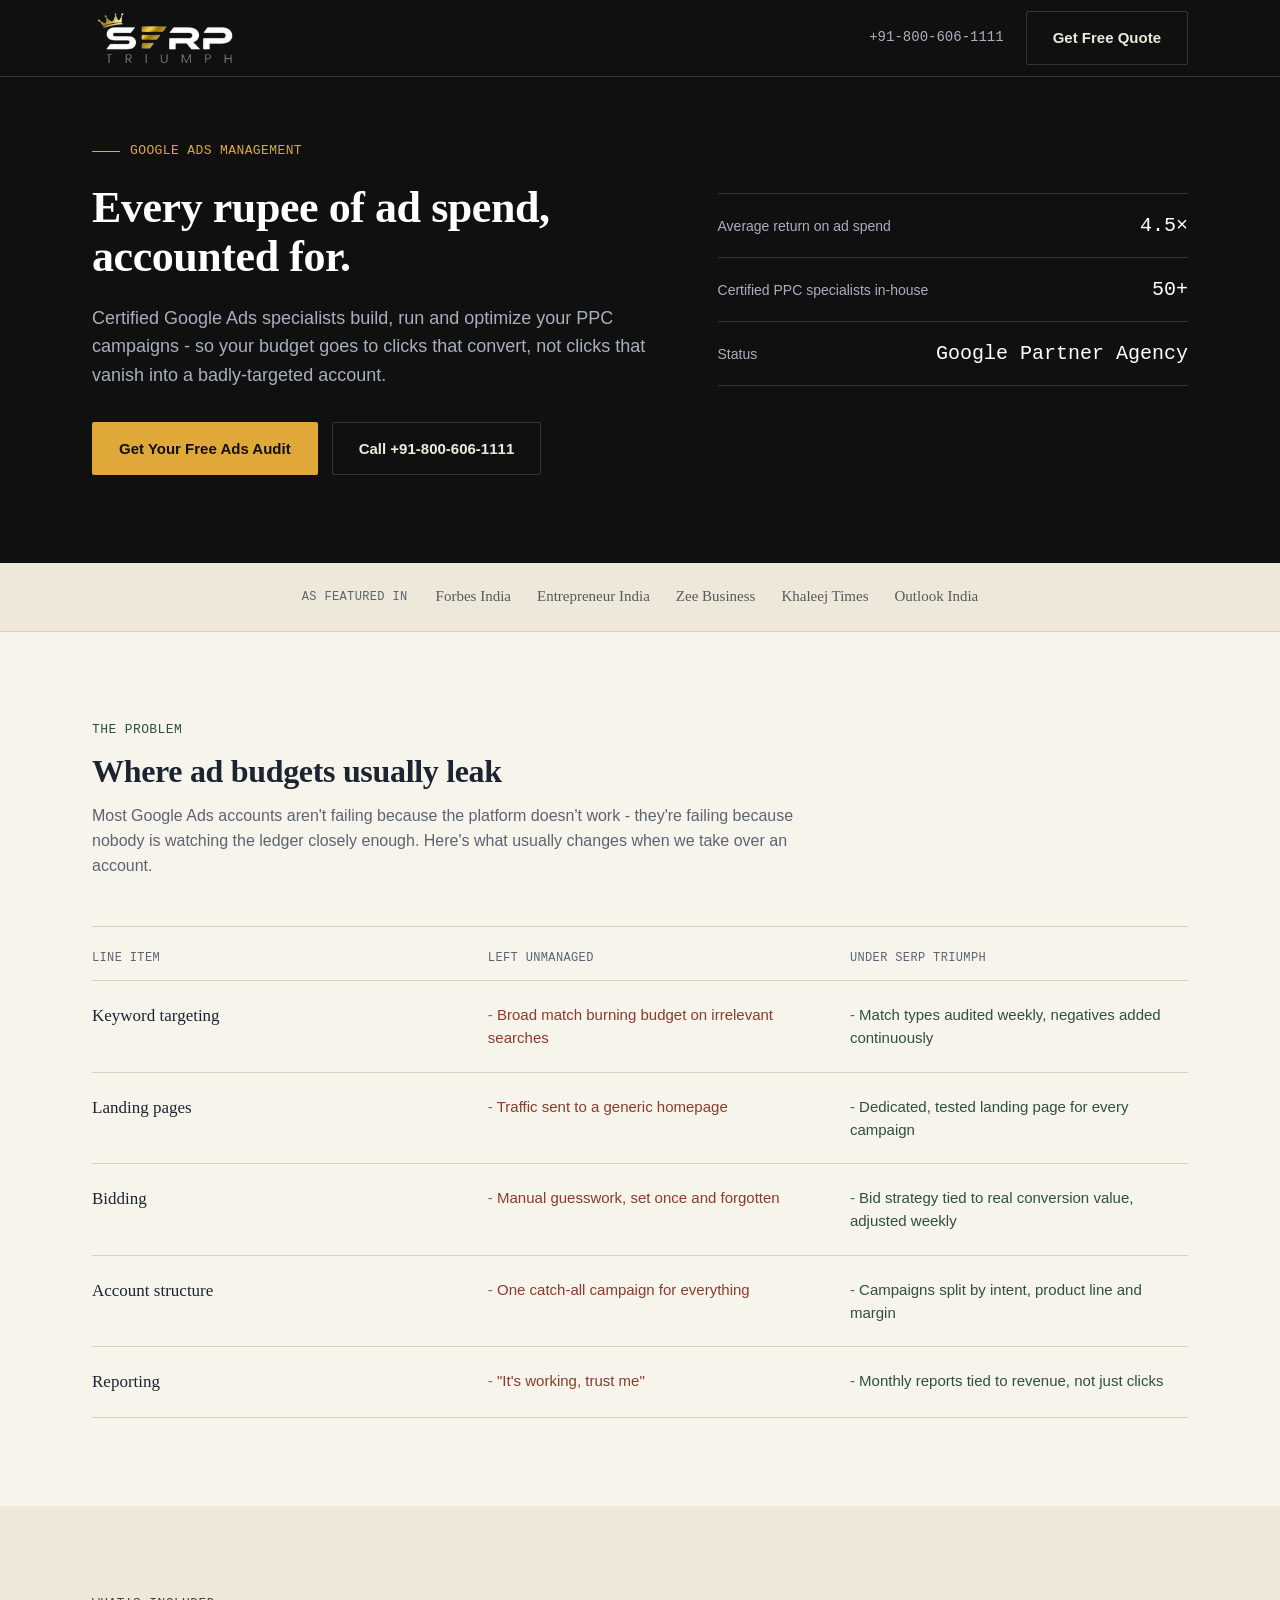
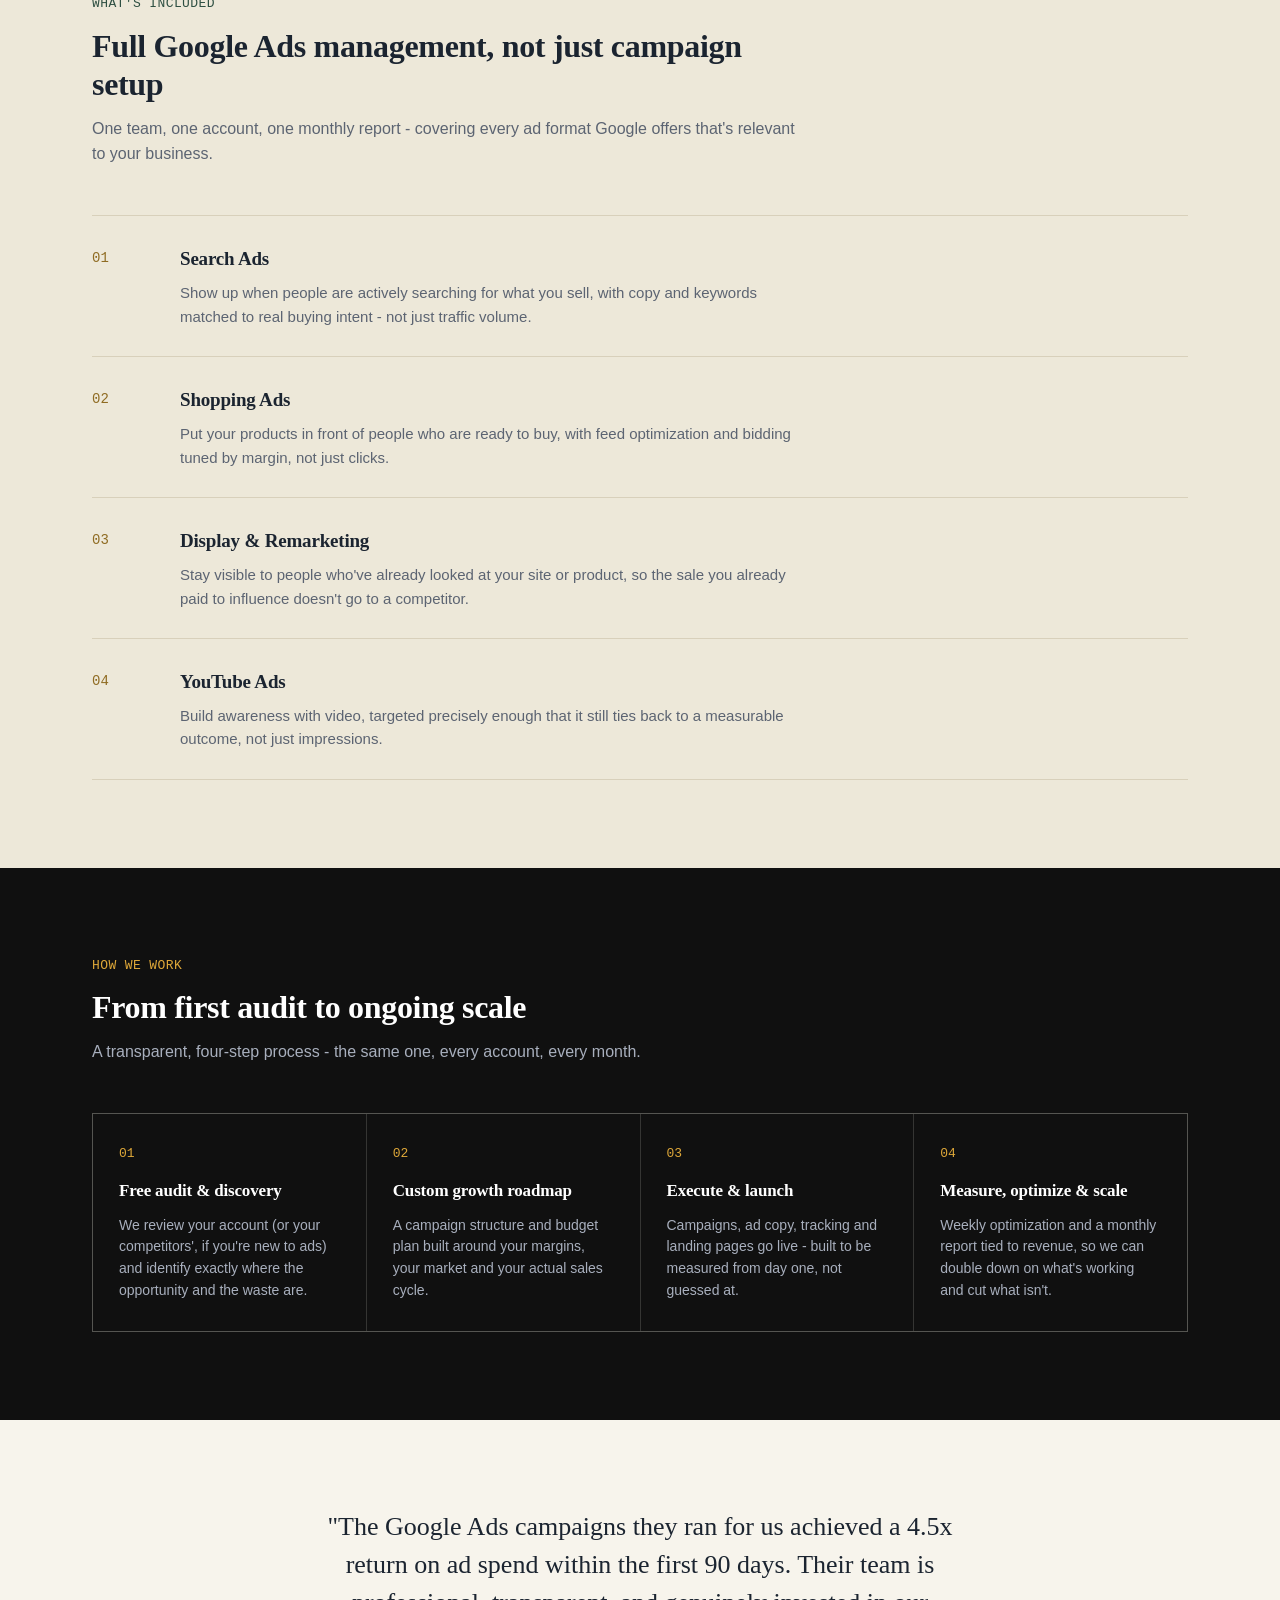
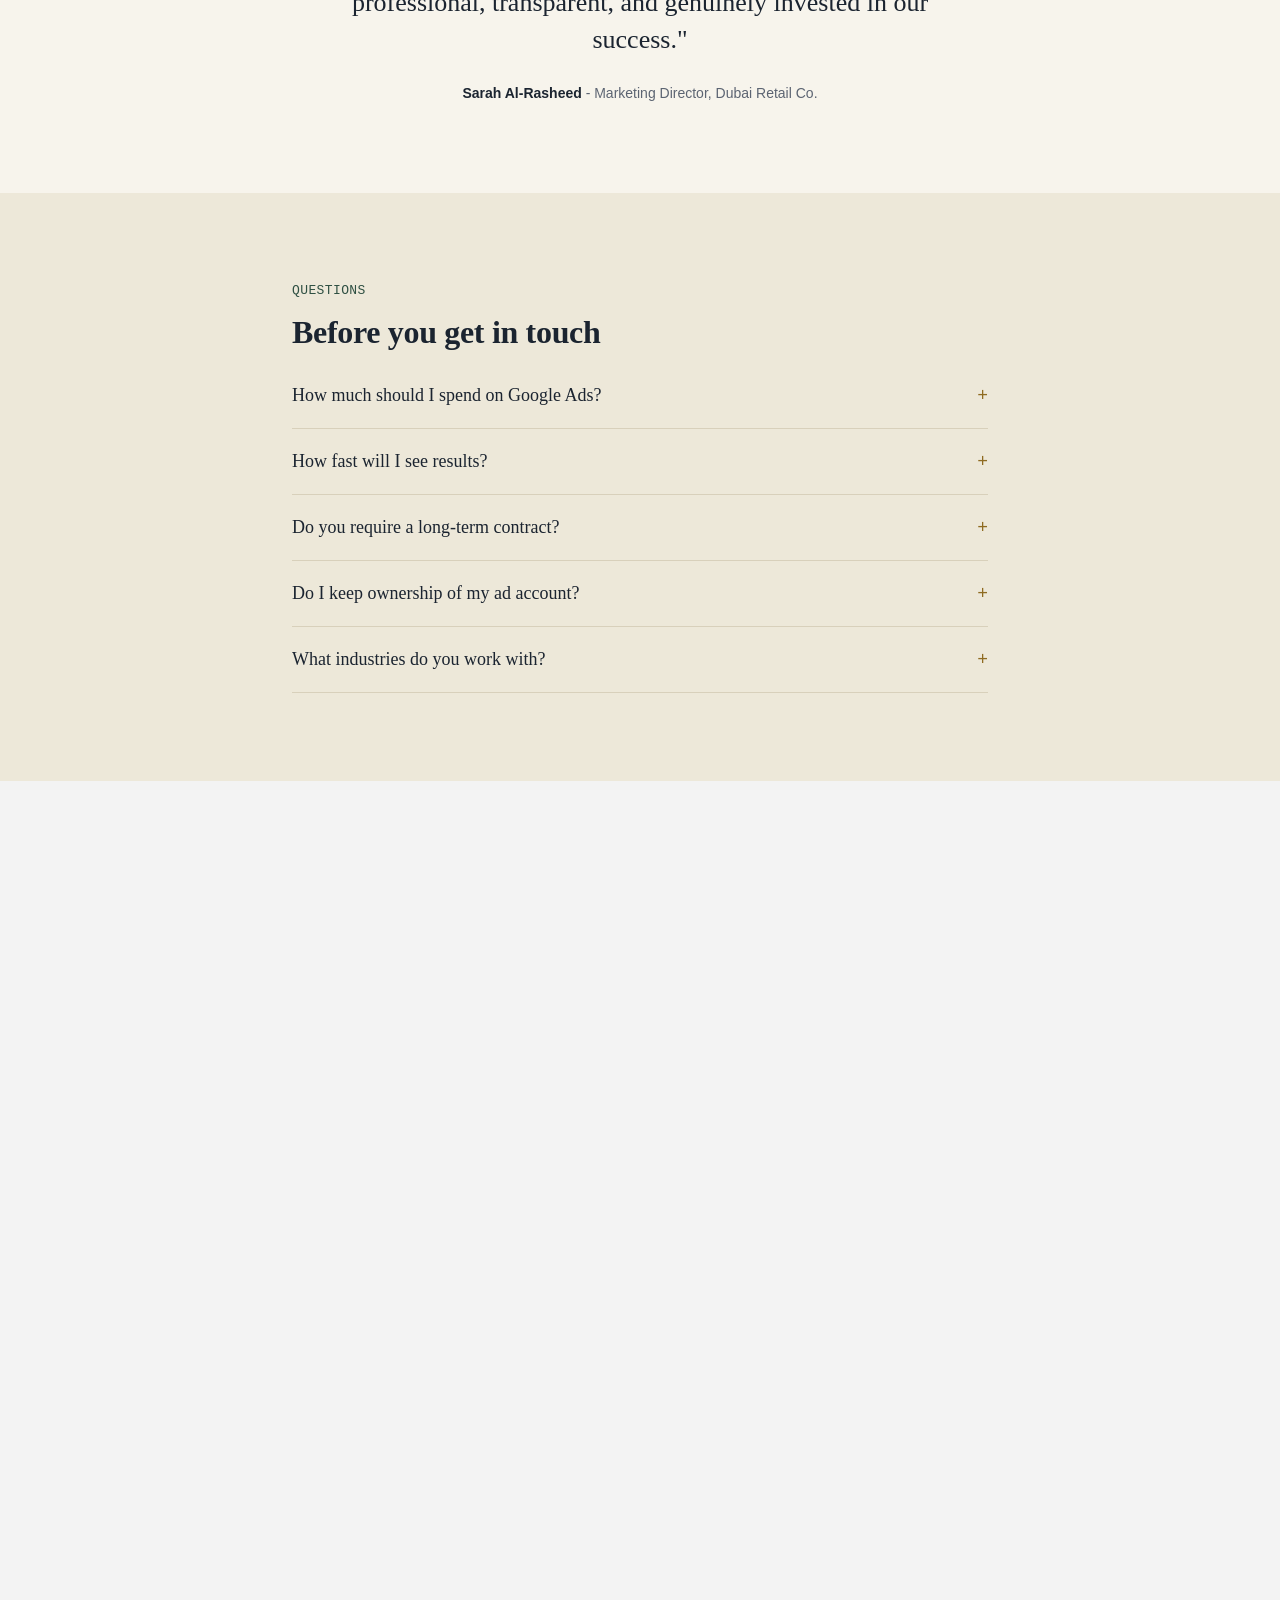
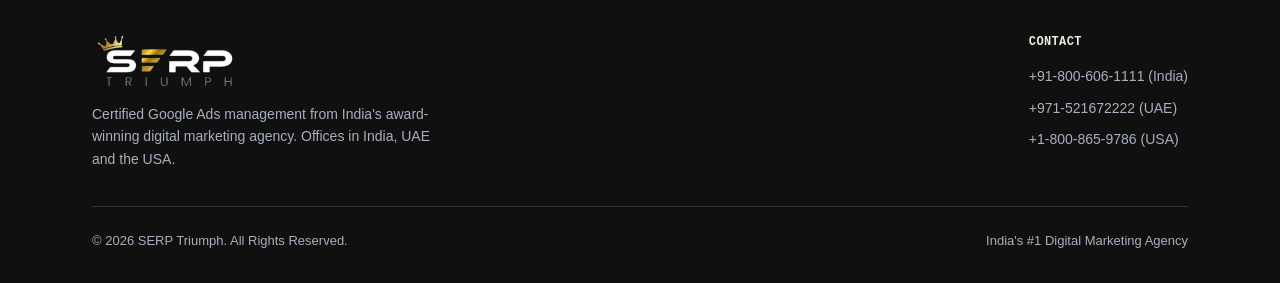
<file: index.html>
<!DOCTYPE html>
<html lang="en">

<head>
  <meta charset="UTF-8">
  <meta name="viewport" content="width=device-width, initial-scale=1.0">
  <title>Google Ads Management That Pays for Itself | SERP Triumph</title>
  <meta name="description"
    content="Certified Google Ads specialists who build, manage and optimize PPC campaigns for real ROI. Get a free ads audit from SERP Triumph.">
  <Link rel="stylesheet" href="./Style.css">
  </Link>
</head>

<body>

  <header>
    <div class="wrap">
      <a href="#top" class="brand">
        <img src="./Images/Logo.webp" alt="Logo" class="Logo-main">
      </a>
      <div class="header-right">
        <a class="phone-link" href="tel:+918006061111">+91-800-606-1111</a>
        <a class="btn btn-outline" href="#audit-form">Get Free Quote</a>
      </div>
    </div>
  </header>

  <section class="hero" id="top">
    <div class="wrap hero-grid">
      <div>
        <div class="eyebrow-ledger"><span class="rule"></span> GOOGLE ADS MANAGEMENT</div>
        <h1>Every rupee of ad spend, accounted for.</h1>
        <p class="lede">Certified Google Ads specialists build, run and optimize your PPC campaigns - so your budget
          goes to clicks that convert, not clicks that vanish into a badly-targeted account.</p>
        <div class="hero-ctas">
          <a href="#audit-form" class="btn btn-gold">Get Your Free Ads Audit</a>
          <a href="tel:+918006061111" class="btn btn-outline">Call +91-800-606-1111</a>
        </div>

       
      </div>

      <div class="" >
        <div class="ledger-stats">
          <div class="stat-row"><span class="stat-label">Average return on ad spend</span><span
              class="stat-value">4.5×</span></div>
          <div class="stat-row"><span class="stat-label">Certified PPC specialists in-house</span><span
              class="stat-value">50+</span></div>
          <div class="stat-row"><span class="stat-label">Status</span><span class="stat-value">Google Partner
              Agency</span></div>
        </div>
      </div>
    </div>
  </section>

  <div class="trust">
    <div class="wrap">
      <span class="trust-label">AS FEATURED IN</span>
      <div class="trust-names">
        <span>Forbes India</span>
        <span>Entrepreneur India</span>
        <span>Zee Business</span>
        <span>Khaleej Times</span>
        <span>Outlook India</span>
      </div>
    </div>
  </div>

  <section>
    <div class="wrap">
      <div class="section-head">
        <div class="kicker">THE PROBLEM</div>
        <h2>Where ad budgets usually leak</h2>
        <p>Most Google Ads accounts aren't failing because the platform doesn't work - they're failing because nobody is
          watching the ledger closely enough. Here's what usually changes when we take over an account.</p>
      </div>

      <div class="leak-table">
        <div class="leak-row head">
          <div>Line item</div>
          <div>Left unmanaged</div>
          <div>Under SERP Triumph</div>
        </div>
        <div class="leak-row">
          <div class="leak-cat">Keyword targeting</div>
          <div class="leak-bad">Broad match burning budget on irrelevant searches</div>
          <div class="leak-good">Match types audited weekly, negatives added continuously</div>
        </div>
        <div class="leak-row">
          <div class="leak-cat">Landing pages</div>
          <div class="leak-bad">Traffic sent to a generic homepage</div>
          <div class="leak-good">Dedicated, tested landing page for every campaign</div>
        </div>
        <div class="leak-row">
          <div class="leak-cat">Bidding</div>
          <div class="leak-bad">Manual guesswork, set once and forgotten</div>
          <div class="leak-good">Bid strategy tied to real conversion value, adjusted weekly</div>
        </div>
        <div class="leak-row">
          <div class="leak-cat">Account structure</div>
          <div class="leak-bad">One catch-all campaign for everything</div>
          <div class="leak-good">Campaigns split by intent, product line and margin</div>
        </div>
        <div class="leak-row">
          <div class="leak-cat">Reporting</div>
          <div class="leak-bad">"It's working, trust me"</div>
          <div class="leak-good">Monthly reports tied to revenue, not just clicks</div>
        </div>
      </div>
    </div>
  </section>

  <section style="background:var(--paper-dim);">
    <div class="wrap">
      <div class="section-head">
        <div class="kicker">WHAT'S INCLUDED</div>
        <h2>Full Google Ads management, not just campaign setup</h2>
        <p>One team, one account, one monthly report - covering every ad format Google offers that's relevant to your
          business.</p>
      </div>

      <div class="service-list">
        <div class="service-item">
          <div class="num">01</div>
          <div>
            <h3>Search Ads</h3>
            <p>Show up when people are actively searching for what you sell, with copy and keywords matched to real
              buying intent - not just traffic volume.</p>
          </div>
        </div>
        <div class="service-item">
          <div class="num">02</div>
          <div>
            <h3>Shopping Ads</h3>
            <p>Put your products in front of people who are ready to buy, with feed optimization and bidding tuned by
              margin, not just clicks.</p>
          </div>
        </div>
        <div class="service-item">
          <div class="num">03</div>
          <div>
            <h3>Display & Remarketing</h3>
            <p>Stay visible to people who've already looked at your site or product, so the sale you already paid to
              influence doesn't go to a competitor.</p>
          </div>
        </div>
        <div class="service-item">
          <div class="num">04</div>
          <div>
            <h3>YouTube Ads</h3>
            <p>Build awareness with video, targeted precisely enough that it still ties back to a measurable outcome,
              not just impressions.</p>
          </div>
        </div>
      </div>
    </div>
  </section>

  <section class="process">
    <div class="wrap">
      <div class="section-head">
        <div class="kicker">HOW WE WORK</div>
        <h2>From first audit to ongoing scale</h2>
        <p>A transparent, four-step process - the same one, every account, every month.</p>
      </div>
      <div class="process-grid">
        <div class="process-cell">
          <div class="step-num">01</div>
          <h3>Free audit &amp; discovery</h3>
          <p>We review your account (or your competitors', if you're new to ads) and identify exactly where the
            opportunity and the waste are.</p>
        </div>
        <div class="process-cell">
          <div class="step-num">02</div>
          <h3>Custom growth roadmap</h3>
          <p>A campaign structure and budget plan built around your margins, your market and your actual sales cycle.
          </p>
        </div>
        <div class="process-cell">
          <div class="step-num">03</div>
          <h3>Execute &amp; launch</h3>
          <p>Campaigns, ad copy, tracking and landing pages go live - built to be measured from day one, not guessed at.
          </p>
        </div>
        <div class="process-cell">
          <div class="step-num">04</div>
          <h3>Measure, optimize &amp; scale</h3>
          <p>Weekly optimization and a monthly report tied to revenue, so we can double down on what's working and cut
            what isn't.</p>
        </div>
      </div>
    </div>
  </section>

  <section>
    <div class="wrap testimonial">
      <blockquote>"The Google Ads campaigns they ran for us achieved a 4.5x return on ad spend within the first 90 days.
        Their team is professional, transparent, and genuinely invested in our success."</blockquote>
      <div class="attrib"><strong>Sarah Al-Rasheed</strong> - Marketing Director, Dubai Retail Co.</div>
    </div>
  </section>

  <section style="background:var(--paper-dim);">
    <div class="wrap" style="max-width:760px;">
      <div class="section-head" style="margin-bottom:12px;">
        <div class="kicker">QUESTIONS</div>
        <h2>Before you get in touch</h2>
      </div>

      <div class="faq-list">
        <div class="faq-item">
          <button class="faq-q">How much should I spend on Google Ads?<span class="plus">+</span></button>
          <div class="faq-a">
            <p>It depends on your industry and cost-per-click, but most clients we work with start meaningfully between
              $1,000–$5,000/month. In your free audit, we'll give you a realistic number based on your specific market.
            </p>
          </div>
        </div>
        <div class="faq-item">
          <button class="faq-q">How fast will I see results?<span class="plus">+</span></button>
          <div class="faq-a">
            <p>Search campaigns can start driving qualified traffic within days of launch. Meaningful, stable ROAS data
              usually takes 4–8 weeks as we gather enough conversions to optimize bidding properly.</p>
          </div>
        </div>
        <div class="faq-item">
          <button class="faq-q">Do you require a long-term contract?<span class="plus">+</span></button>
          <div class="faq-a">
            <p>No long-term lock-ins. We work month to month and earn the renewal with results - that's in the plan
              details we'll send after your audit.</p>
          </div>
        </div>
        <div class="faq-item">
          <button class="faq-q">Do I keep ownership of my ad account?<span class="plus">+</span></button>
          <div class="faq-a">
            <p>Yes. The Google Ads account stays in your name under your ownership. We manage it as your agency -
              nothing is ever locked behind our own account.</p>
          </div>
        </div>
        <div class="faq-item">
          <button class="faq-q">What industries do you work with?<span class="plus">+</span></button>
          <div class="faq-a">
            <p>We manage PPC for e-commerce, clinics and healthcare, real estate, B2B services and local businesses
              across India, the UAE and the USA.</p>
          </div>
        </div>
      </div>
    </div>
  </section>

  <section class="" style="background-color: #f3f3f3;" id="audit-form">
    <div class="wrap">
      <!-- <h2>Ready to see where your budget is actually going?</h2>
    <p>Get a free, no-obligation audit of your Google Ads account or market opportunity.</p>
    <div class="cta-row">
      <a href="#audit-form" class="btn btn-gold">Get My Free Audit</a>
      <a href="tel:+918006061111" class="btn btn-outline">Call +91-800-606-1111</a>
    </div> -->
      <div class="form-iframe">
  <iframe
    src="https://automateforms.ai/form/326a36c0-b9d9-4fe5-83f9-6be28f868f70"
    frameborder="0"
    allow="camera; microphone"
  ></iframe>
</div>
    </div>
  </section>

  <footer>
    <div class="wrap">
      <div class="footer-grid">
        <div class="footer-logo">
          <a href="#top" class="brand" style="color:#fff;">
            <img src="./Images/Logo.webp" alt="Logo" class="Logo-main">
          </a>
          <p>Certified Google Ads management from India's award-winning digital marketing agency. Offices in India, UAE
            and the USA.</p>
        </div>
        <div>
          <h4>Contact</h4>
          <ul>
            <li><a href="tel:+918006061111">+91-800-606-1111 (India)</a></li>
            <li><a href="tel:+971521672222">+971-521672222 (UAE)</a></li>
            <li><a href="tel:+18008659786">+1-800-865-9786 (USA)</a></li>
          </ul>
        </div>

      </div>
      <div class="footer-bottom">
        <span>© 2026 SERP Triumph. All Rights Reserved.</span>
        <span>India's #1 Digital Marketing Agency</span>
      </div>
    </div>
  </footer>

  <script>
    // FAQ accordion
    document.querySelectorAll('.faq-item').forEach(function (item) {
      var btn = item.querySelector('.faq-q');
      var ans = item.querySelector('.faq-a');
      btn.addEventListener('click', function () {
        var isOpen = item.classList.contains('open');
        document.querySelectorAll('.faq-item.open').forEach(function (open) {
          open.classList.remove('open');
          open.querySelector('.faq-a').style.maxHeight = null;
        });
        if (!isOpen) {
          item.classList.add('open');
          ans.style.maxHeight = ans.scrollHeight + 'px';
        }
      });
    });

    // Form submit (placeholder - wire this up to your CRM / email endpoint)
    document.getElementById('ppc-form').addEventListener('submit', function (e) {
      e.preventDefault();
      this.style.display = 'none';
      document.getElementById('form-success').style.display = 'block';
      // TODO: replace with a real fetch() call to your form backend / CRM / email service.
    });
  </script>

</body>

</html>
</file>
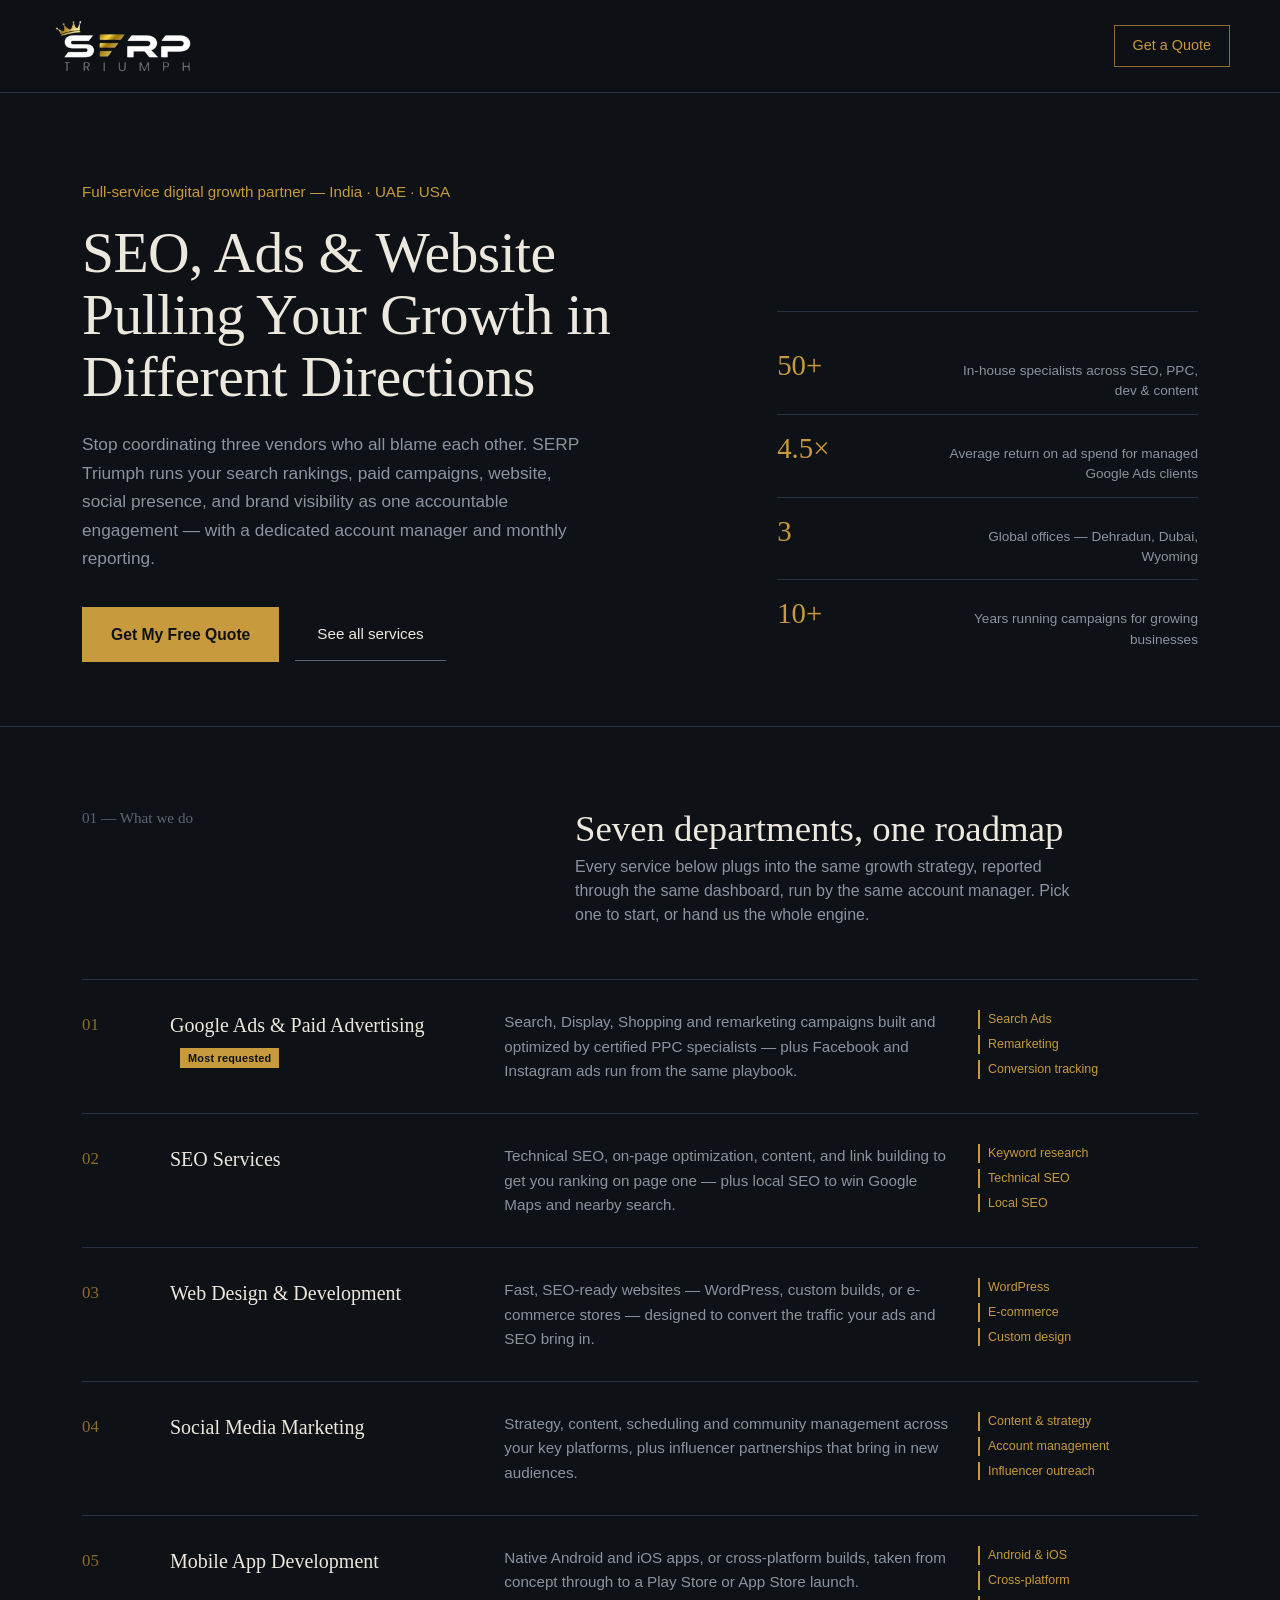
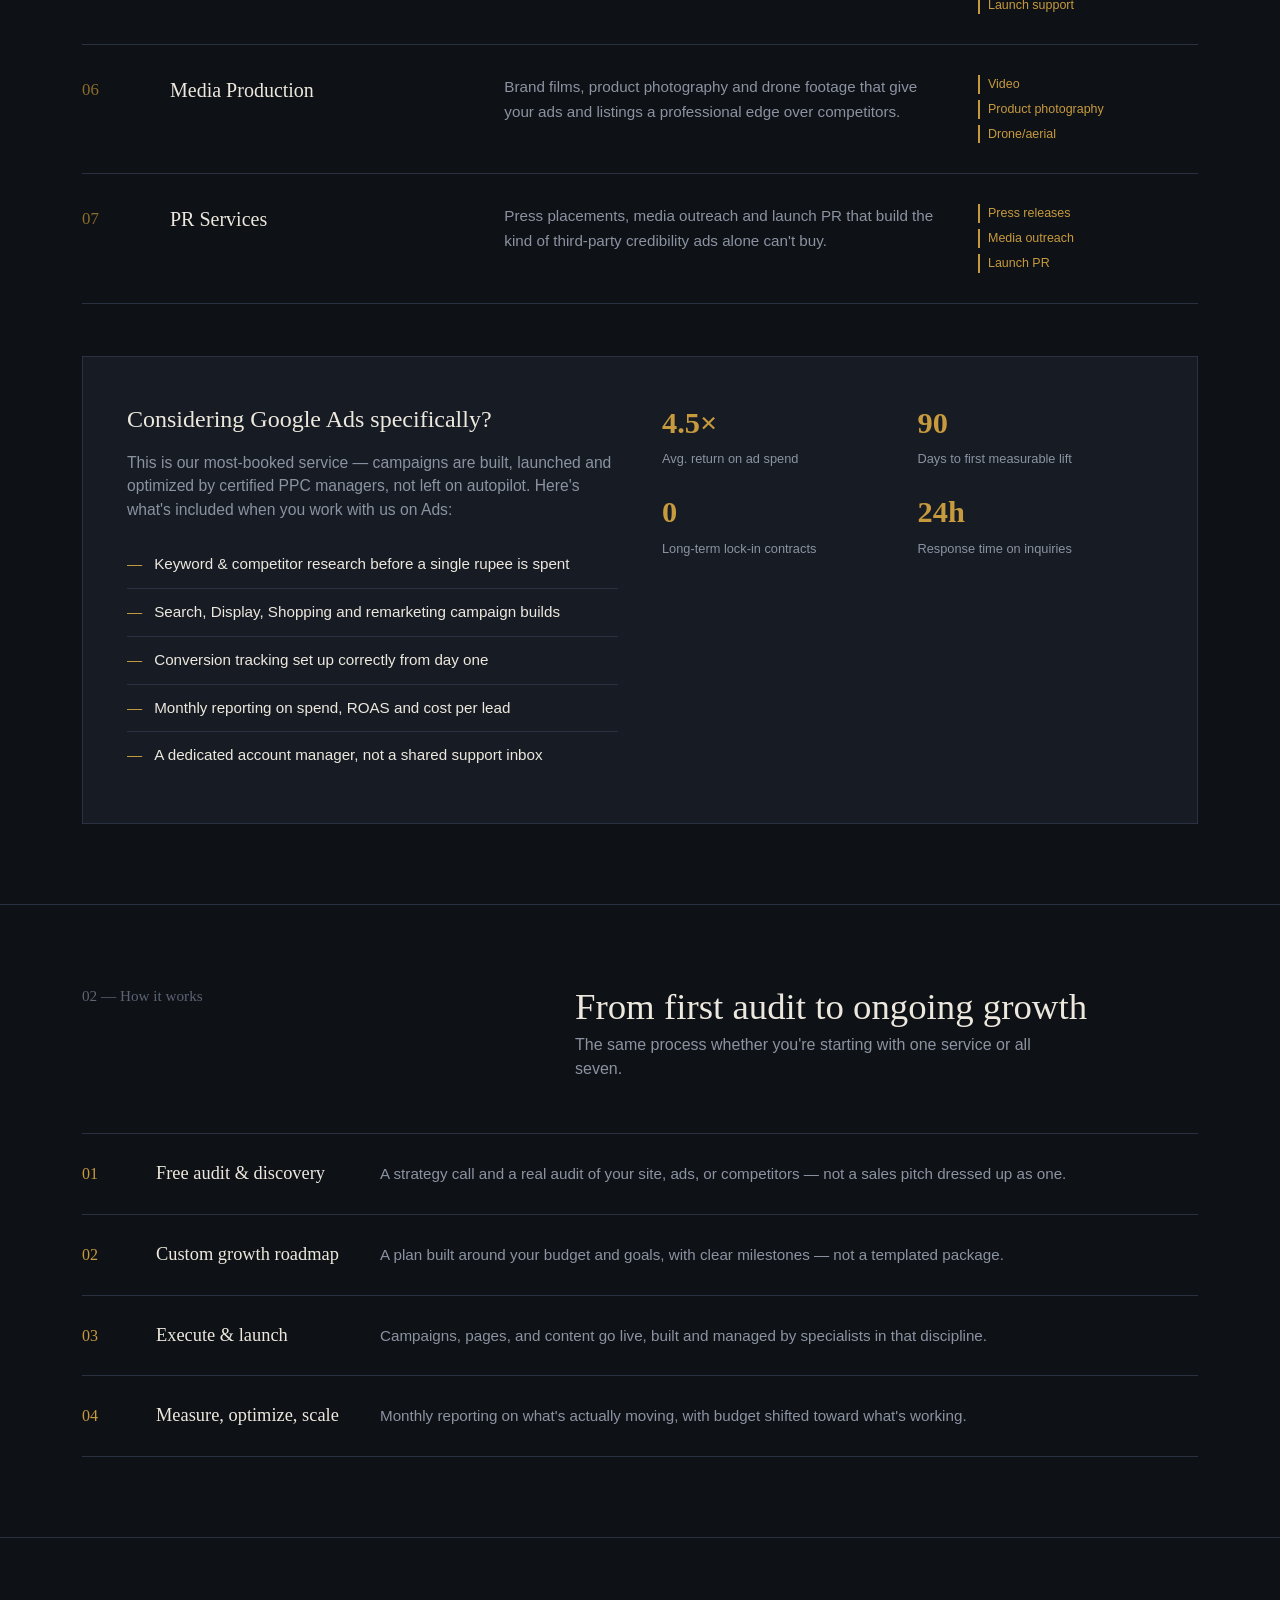
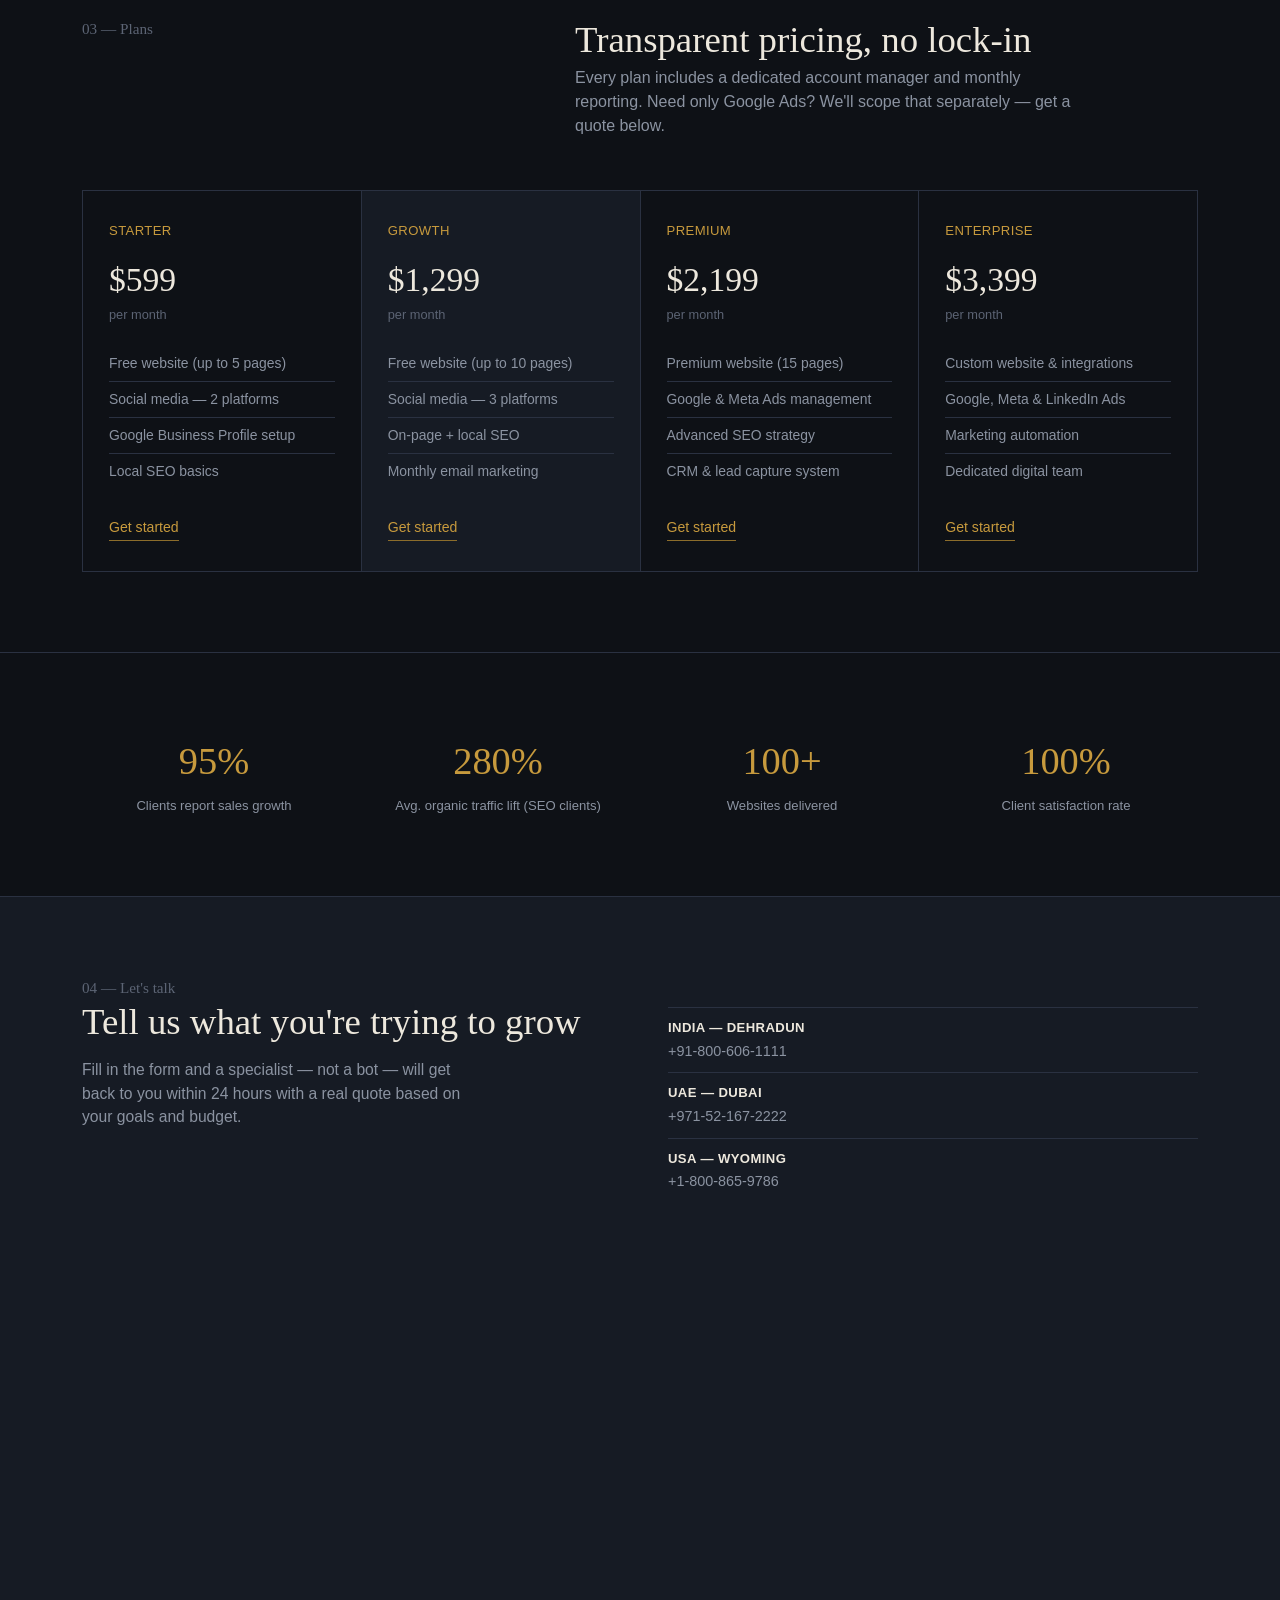
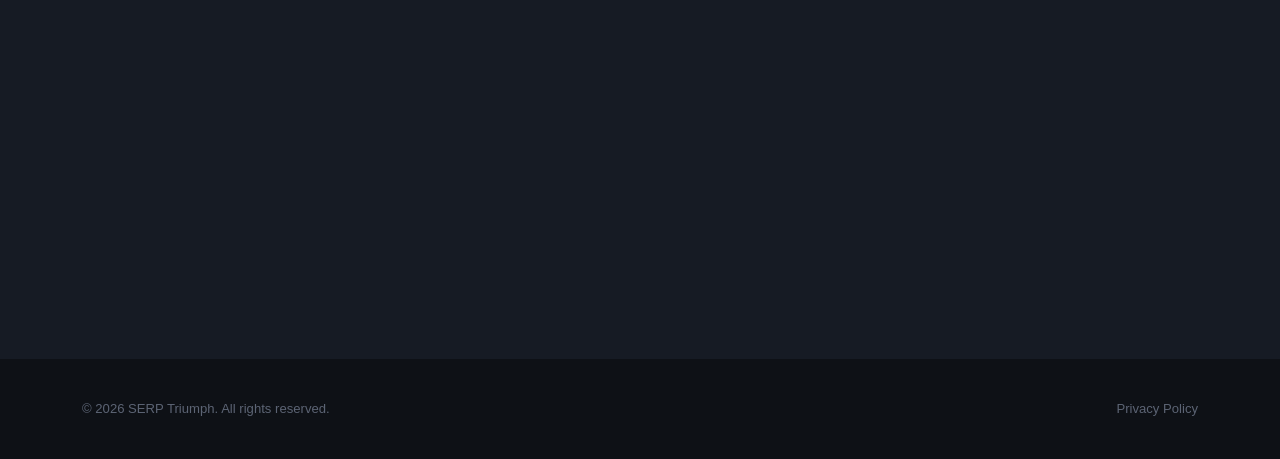
<file: serp-triumph-landing.html>
<!DOCTYPE html>
<html lang="en">
<head>
<meta charset="UTF-8">
<meta name="viewport" content="width=device-width, initial-scale=1.0">
<title>Work With SERP Triumph — Full-Service Digital Growth Partner</title>
<meta name="description" content="SEO, Google Ads, web design, social media, mobile apps, PR and media production — one accountable team. Get a free growth audit and quote from SERP Triumph.">
  <Link rel="stylesheet" href="./style2.css">

</head>
<body>

<header>
  <div class="wrap headbar">
    <div class="brand"><img src="./Images/Logo.webp" alt="logo" class="logo"></div>
    <a href="#quote" class="head-cta">Get a Quote</a>
  </div>
</header>

<section class="hero" style="border-bottom:1px solid var(--line); padding-bottom:64px;">
  <div class="wrap hero-grid">
    <div>
      <div class="hero-kicker">Full-service digital growth partner — India · UAE · USA</div>
      <h1>SEO, Ads & Website Pulling Your Growth in Different Directions</h1>
      <p class="hero-sub">Stop coordinating three vendors who all blame each other. SERP Triumph runs your search rankings, paid campaigns, website, social presence, and brand visibility as one accountable engagement — with a dedicated account manager and monthly reporting.</p>
      <div class="hero-actions">
        <a href="#quote" class="btn-primary">Get My Free Quote</a>
        <a href="#services" class="btn-ghost">See all services</a>
      </div>
    </div>
    <div class="hero-ledger">
      <div class="ledger-row"><span class="ledger-num">50+</span><span class="ledger-label">In-house specialists across SEO, PPC, dev &amp; content</span></div>
      <div class="ledger-row"><span class="ledger-num">4.5×</span><span class="ledger-label">Average return on ad spend for managed Google Ads clients</span></div>
      <div class="ledger-row"><span class="ledger-num">3</span><span class="ledger-label">Global offices — Dehradun, Dubai, Wyoming</span></div>
      <div class="ledger-row"><span class="ledger-num">10+</span><span class="ledger-label">Years running campaigns for growing businesses</span></div>
    </div>
  </div>
</section>

<!-- SERVICES CATALOG -->
<section id="services">
  <div class="wrap">
    <div class="section-head">
      <div class="section-index">01 — What we do</div>
      <div>
        <h2>Seven departments, one roadmap</h2>
        <p class="section-desc">Every service below plugs into the same growth strategy, reported through the same dashboard, run by the same account manager. Pick one to start, or hand us the whole engine.</p>
      </div>
    </div>

    <div class="catalog">
      <div class="cat-item">
        <div class="cat-no">01</div>
        <div class="cat-name">Google Ads &amp; Paid Advertising <span class="featured-flag">Most requested</span></div>
        <div class="cat-desc">Search, Display, Shopping and remarketing campaigns built and optimized by certified PPC specialists — plus Facebook and Instagram ads run from the same playbook.</div>
        <div class="cat-tags"><span>Search Ads</span><span>Remarketing</span><span>Conversion tracking</span></div>
      </div>
      <div class="cat-item">
        <div class="cat-no">02</div>
        <div class="cat-name">SEO Services</div>
        <div class="cat-desc">Technical SEO, on-page optimization, content, and link building to get you ranking on page one — plus local SEO to win Google Maps and nearby search.</div>
        <div class="cat-tags"><span>Keyword research</span><span>Technical SEO</span><span>Local SEO</span></div>
      </div>
      <div class="cat-item">
        <div class="cat-no">03</div>
        <div class="cat-name">Web Design &amp; Development</div>
        <div class="cat-desc">Fast, SEO-ready websites — WordPress, custom builds, or e-commerce stores — designed to convert the traffic your ads and SEO bring in.</div>
        <div class="cat-tags"><span>WordPress</span><span>E-commerce</span><span>Custom design</span></div>
      </div>
      <div class="cat-item">
        <div class="cat-no">04</div>
        <div class="cat-name">Social Media Marketing</div>
        <div class="cat-desc">Strategy, content, scheduling and community management across your key platforms, plus influencer partnerships that bring in new audiences.</div>
        <div class="cat-tags"><span>Content &amp; strategy</span><span>Account management</span><span>Influencer outreach</span></div>
      </div>
      <div class="cat-item">
        <div class="cat-no">05</div>
        <div class="cat-name">Mobile App Development</div>
        <div class="cat-desc">Native Android and iOS apps, or cross-platform builds, taken from concept through to a Play Store or App Store launch.</div>
        <div class="cat-tags"><span>Android &amp; iOS</span><span>Cross-platform</span><span>Launch support</span></div>
      </div>
      <div class="cat-item">
        <div class="cat-no">06</div>
        <div class="cat-name">Media Production</div>
        <div class="cat-desc">Brand films, product photography and drone footage that give your ads and listings a professional edge over competitors.</div>
        <div class="cat-tags"><span>Video</span><span>Product photography</span><span>Drone/aerial</span></div>
      </div>
      <div class="cat-item">
        <div class="cat-no">07</div>
        <div class="cat-name">PR Services</div>
        <div class="cat-desc">Press placements, media outreach and launch PR that build the kind of third-party credibility ads alone can't buy.</div>
        <div class="cat-tags"><span>Press releases</span><span>Media outreach</span><span>Launch PR</span></div>
      </div>
    </div>

    <!-- Google Ads spotlight since it's the highest-intent service -->
    <div class="spotlight">
      <div>
        <h3>Considering Google Ads specifically?</h3>
        <p>This is our most-booked service — campaigns are built, launched and optimized by certified PPC managers, not left on autopilot. Here's what's included when you work with us on Ads:</p>
        <ul class="spot-list">
          <li>Keyword &amp; competitor research before a single rupee is spent</li>
          <li>Search, Display, Shopping and remarketing campaign builds</li>
          <li>Conversion tracking set up correctly from day one</li>
          <li>Monthly reporting on spend, ROAS and cost per lead</li>
          <li>A dedicated account manager, not a shared support inbox</li>
        </ul>
      </div>
      <div>
        <div class="spot-stats">
          <div class="spot-stat"><b>4.5×</b><span>Avg. return on ad spend</span></div>
          <div class="spot-stat"><b>90</b><span>Days to first measurable lift</span></div>
          <div class="spot-stat"><b>0</b><span>Long-term lock-in contracts</span></div>
          <div class="spot-stat"><b>24h</b><span>Response time on inquiries</span></div>
        </div>
      </div>
    </div>
  </div>
</section>

<!-- WHY / PROCESS -->
<section>
  <div class="wrap">
    <div class="section-head">
      <div class="section-index">02 — How it works</div>
      <div>
        <h2>From first audit to ongoing growth</h2>
        <p class="section-desc">The same process whether you're starting with one service or all seven.</p>
      </div>
    </div>
    <div class="process-list">
      <div class="proc-row">
        <div class="proc-no">01</div>
        <div class="proc-title">Free audit &amp; discovery</div>
        <div class="proc-desc">A strategy call and a real audit of your site, ads, or competitors — not a sales pitch dressed up as one.</div>
      </div>
      <div class="proc-row">
        <div class="proc-no">02</div>
        <div class="proc-title">Custom growth roadmap</div>
        <div class="proc-desc">A plan built around your budget and goals, with clear milestones — not a templated package.</div>
      </div>
      <div class="proc-row">
        <div class="proc-no">03</div>
        <div class="proc-title">Execute &amp; launch</div>
        <div class="proc-desc">Campaigns, pages, and content go live, built and managed by specialists in that discipline.</div>
      </div>
      <div class="proc-row">
        <div class="proc-no">04</div>
        <div class="proc-title">Measure, optimize, scale</div>
        <div class="proc-desc">Monthly reporting on what's actually moving, with budget shifted toward what's working.</div>
      </div>
    </div>
  </div>
</section>

<!-- PRICING -->
<section>
  <div class="wrap">
    <div class="section-head">
      <div class="section-index">03 — Plans</div>
      <div>
        <h2>Transparent pricing, no lock-in</h2>
        <p class="section-desc">Every plan includes a dedicated account manager and monthly reporting. Need only Google Ads? We'll scope that separately — get a quote below.</p>
      </div>
    </div>
    <div class="price-grid">
      <div class="price-col">
        <div class="price-name">STARTER</div>
        <div class="price-amt">$599</div>
        <div class="price-per">per month</div>
        <ul class="price-feats">
          <li>Free website (up to 5 pages)</li>
          <li>Social media — 2 platforms</li>
          <li>Google Business Profile setup</li>
          <li>Local SEO basics</li>
        </ul>
        <a href="#quote" class="price-link">Get started</a>
      </div>
      <div class="price-col highlight">
        <div class="price-name">GROWTH</div>
        <div class="price-amt">$1,299</div>
        <div class="price-per">per month</div>
        <ul class="price-feats">
          <li>Free website (up to 10 pages)</li>
          <li>Social media — 3 platforms</li>
          <li>On-page + local SEO</li>
          <li>Monthly email marketing</li>
        </ul>
        <a href="#quote" class="price-link">Get started</a>
      </div>
      <div class="price-col">
        <div class="price-name">PREMIUM</div>
        <div class="price-amt">$2,199</div>
        <div class="price-per">per month</div>
        <ul class="price-feats">
          <li>Premium website (15 pages)</li>
          <li>Google &amp; Meta Ads management</li>
          <li>Advanced SEO strategy</li>
          <li>CRM &amp; lead capture system</li>
        </ul>
        <a href="#quote" class="price-link">Get started</a>
      </div>
      <div class="price-col">
        <div class="price-name">ENTERPRISE</div>
        <div class="price-amt">$3,399</div>
        <div class="price-per">per month</div>
        <ul class="price-feats">
          <li>Custom website &amp; integrations</li>
          <li>Google, Meta &amp; LinkedIn Ads</li>
          <li>Marketing automation</li>
          <li>Dedicated digital team</li>
        </ul>
        <a href="#quote" class="price-link">Get started</a>
      </div>
    </div>
  </div>
</section>

<!-- PROOF -->
<section>
  <div class="wrap">
    <div class="proof-strip">
      <div><div class="proof-num">95%</div><div class="proof-lbl">Clients report sales growth</div></div>
      <div><div class="proof-num">280%</div><div class="proof-lbl">Avg. organic traffic lift (SEO clients)</div></div>
      <div><div class="proof-num">100+</div><div class="proof-lbl">Websites delivered</div></div>
      <div><div class="proof-num">100%</div><div class="proof-lbl">Client satisfaction rate</div></div>
    </div>
  </div>
</section>

<!-- FORM -->
<section class="form-section" id="quote" style="border-bottom:none;">
  <div class="wrap form-shell">
    <div class="form-side">
      <div class="section-index">04 — Let's talk</div>
      <h2>Tell us what you're trying to grow</h2>
      <p>Fill in the form and a specialist — not a bot — will get back to you within 24 hours with a real quote based on your goals and budget.</p>
     
    </div>
     <div class="contact-list">
        <div><b>India — Dehradun</b>+91-800-606-1111</div>
        <div><b>UAE — Dubai</b>+971-52-167-2222</div>
        <div><b>USA — Wyoming</b>+1-800-865-9786</div>
      </div>
    <div class="form-block">
      <div class="form-iframe">
  <iframe
    src="https://automateforms.ai/form/326a36c0-b9d9-4fe5-83f9-6be28f868f70"
    frameborder="0"
    allow="camera; microphone"
  ></iframe>
</div>
    </div>
  </div>
</section>

<footer>
  <div class="wrap foot-row">
    <div>© 2026 SERP Triumph. All rights reserved.</div>
    <div><a href="https://serptriumph.com/privacy-policy/">Privacy Policy</a></div>
  </div>
</footer>

</body>
</html>
</file>
<file: Style.css>
:root {
     --ink: #101010;
     --ink-soft: #101010;
     --paper: #F7F4EC;
     --paper-dim: #EDE8D9;
     --gold: #dfa839;
     --gold-deep: #8F6B22;
     --teal: #3E6C5A;
     --teal-deep: #2E4F42;
     --line: #D8D0BB;
     --line-dark: rgba(247, 244, 236, 0.16);
     --text: #1B2430;
     --text-muted: #5C6472;
     --text-on-ink: #EDE9DC;
     --text-on-ink-muted: #A8AFBD;
     --serif: 'Source Serif 4', Georgia, serif;
     --sans: 'IBM Plex Sans', -apple-system, BlinkMacSystemFont, 'Segoe UI', sans-serif;
     --mono: 'IBM Plex Mono', monospace;
     --radius: 2px;
 }

 * {
     box-sizing: border-box;
     margin: 0;
     padding: 0;
 }

 html {
     scroll-behavior: smooth;
 }

 body {
     font-family: var(--sans);
     background: var(--paper);
     color: var(--text);
     line-height: 1.55;
     -webkit-font-smoothing: antialiased;
 }

 img {
     max-width: 100%;
     display: block;
 }

 a {
     color: inherit;
 }
.Logo-main{
    max-width: 150px;
}
 ::selection {
     background: var(--gold);
     color: var(--ink);
 }

 @media (prefers-reduced-motion: reduce) {
     * {
         animation-duration: 0.001ms !important;
         transition-duration: 0.001ms !important;
     }
 }

 .wrap {
     max-width: 1160px;
     margin: 0 auto;
     padding: 0 32px;
 }

 @media (max-width:640px) {
     .wrap {
         padding: 0 20px;
     }
 }

 h1,
 h2,
 h3 {
     font-family: var(--serif);
     font-weight: 600;
     letter-spacing: -0.01em;
     color: inherit;
 }

 .btn {
     display: inline-flex;
     align-items: center;
     gap: 8px;
     padding: 14px 26px;
     font-family: var(--sans);
     font-size: 15px;
     font-weight: 600;
     border-radius: var(--radius);
     border: 1px solid transparent;
     cursor: pointer;
     text-decoration: none;
     transition: background 0.15s ease, color 0.15s ease, border-color 0.15s ease;
 }

 .btn-gold {
     background: var(--gold);
     color: var(--ink);
 }

 .btn-gold:hover {
     background: var(--gold-deep);
 }

 .btn-outline {
     background: transparent;
     border-color: var(--line-dark);
     color: var(--text-on-ink);
 }

 .btn-outline:hover {
     border-color: var(--gold);
     color: var(--gold);
 }

 .btn-outline-dark {
     background: transparent;
     border-color: var(--line);
     color: var(--text);
 }

 .btn-outline-dark:hover {
     border-color: var(--teal-deep);
     color: var(--teal-deep);
 }

 .btn-block {
     width: 100%;
     justify-content: center;
 }

 /* ---------- Header ---------- */
 header {
     background: var(--ink);
     color: var(--text-on-ink);
     position: sticky;
     top: 0;
     z-index: 50;
     border-bottom: 1px solid var(--line-dark);
 }

 header .wrap {
     display: flex;
     align-items: center;
     justify-content: space-between;
     height: 76px;
 }

 .brand {
     display: flex;
     align-items: center;
     gap: 10px;
     font-family: var(--serif);
     font-size: 19px;
     font-weight: 600;
     letter-spacing: 0.01em;
     color: var(--text-on-ink);
     text-decoration: none;
 }

 .brand svg {
     flex-shrink: 0;
 }

 .header-right {
     display: flex;
     align-items: center;
     gap: 22px;
 }

 .phone-link {
     font-family: var(--mono);
     font-size: 14px;
     color: var(--text-on-ink-muted);
     text-decoration: none;
 }

 .phone-link:hover {
     color: var(--gold);
 }

 @media (max-width:720px) {
     .phone-link {
         display: none;
     }
 }

 /* ---------- Hero ---------- */
 .hero {
     background: var(--ink);
     color: var(--text-on-ink);
     padding: 64px 0 88px;
 }

 .hero-grid {
     display: grid;
     grid-template-columns: 1.15fr 0.95fr;
     gap: 56px;
     align-items: start;
 }

 @media (max-width:920px) {
     .hero-grid {
         grid-template-columns: 1fr;
         gap: 40px;
     }
 }

 .eyebrow-ledger {
     display: flex;
     align-items: center;
     gap: 10px;
     font-family: var(--mono);
     font-size: 13px;
     letter-spacing: 0.03em;
     color: var(--gold);
     margin-bottom: 22px;
 }

 .eyebrow-ledger .rule {
     flex: 0 0 28px;
     height: 1px;
     background: var(--gold);
 }

 .hero h1 {
     font-size: 44px;
     line-height: 1.12;
     color: #fff;
     max-width: 12.5em;
 }

 @media (max-width:640px) {
     .hero h1 {
         font-size: 32px;
     }
 }

 .hero p.lede {
     margin-top: 22px;
     font-size: 18px;
     color: var(--text-on-ink-muted);
     max-width: 34em;
     line-height: 1.6;
 }

 .hero-ctas {
     display: flex;
     gap: 14px;
     margin-top: 32px;
     flex-wrap: wrap;
 }

 .ledger-stats {
     margin-top: 52px;
     border-top: 1px solid var(--line-dark);
 }

 .ledger-stats .stat-row {
     display: flex;
     justify-content: space-between;
     align-items: baseline;
     padding: 16px 0;
     border-bottom: 1px solid var(--line-dark);
 }

 .ledger-stats .stat-label {
     font-size: 14px;
     color: var(--text-on-ink-muted);
 }

 .ledger-stats .stat-value {
     font-family: var(--mono);
     font-size: 20px;
     color: #fff;
     font-variant-numeric: tabular-nums;
 }

 
 /* ---------- Trust strip ---------- */
 .trust {
     background: var(--paper-dim);
     border-bottom: 1px solid var(--line);
     padding: 22px 0;
 }

 .trust .wrap {
     display: flex;
     align-items: center;
     gap: 28px;
     flex-wrap: wrap;
     justify-content: center;
 }

 .trust .trust-label {
     font-family: var(--mono);
     font-size: 12px;
     color: var(--text-muted);
     letter-spacing: 0.03em;
     white-space: nowrap;
 }

 .trust .trust-names {
     display: flex;
     gap: 26px;
     flex-wrap: wrap;
     justify-content: center;
 }

 .trust .trust-names span {
     font-family: var(--serif);
     font-size: 15px;
     color: var(--text);
     opacity: 0.72;
 }

 /* ---------- Section shell ---------- */
 section {
     padding: 88px 0;
 }

 @media (max-width:640px) {
     section {
         padding: 60px 0;
     }
 }

 .section-head {
     max-width: 44em;
     margin-bottom: 48px;
 }

 .section-head .kicker {
     font-family: var(--mono);
     font-size: 13px;
     color: var(--teal-deep);
     letter-spacing: 0.03em;
     margin-bottom: 12px;
 }

 .section-head h2 {
     font-size: 32px;
     line-height: 1.2;
 }

 @media (max-width:640px) {
     .section-head h2 {
         font-size: 26px;
     }
 }

 .section-head p {
     margin-top: 14px;
     font-size: 16px;
     color: var(--text-muted);
 }

 /* ---------- Leak ledger table ---------- */
 .leak-table {
     border-top: 1px solid var(--line);
 }

 .leak-row {
     display: grid;
     grid-template-columns: 1.1fr 1fr 1fr;
     gap: 24px;
     padding: 22px 0;
     border-bottom: 1px solid var(--line);
     align-items: start;
 }

 .leak-row.head {
     font-family: var(--mono);
     font-size: 12px;
     letter-spacing: 0.03em;
     color: var(--text-muted);
     text-transform: uppercase;
     padding-bottom: 12px;
 }

 .leak-row .leak-cat {
     font-family: var(--serif);
     font-size: 17px;
     color: var(--text);
 }

 .leak-row .leak-bad {
     color: #8a3b2d;
     font-size: 15px;
 }

 .leak-row .leak-bad::before {
     content: "- ";
     color: #B0574A;
 }

 .leak-row .leak-good {
     color: var(--teal-deep);
     font-size: 15px;
     font-weight: 500;
 }

 .leak-row .leak-good::before {
     content: "- ";
     color: var(--teal);
 }

 @media (max-width:720px) {
     .leak-row {
         grid-template-columns: 1fr;
         gap: 6px;
     }

     .leak-row.head {
         display: none;
     }

     .leak-row .leak-cat {
         margin-bottom: 4px;
     }
 }

 /* ---------- Services list ---------- */
 .service-list {
     border-top: 1px solid var(--line);
 }

 .service-item {
     display: grid;
     grid-template-columns: 64px 1fr;
     gap: 24px;
     padding: 28px 0;
     border-bottom: 1px solid var(--line);
 }

 .service-item .num {
     font-family: var(--mono);
     font-size: 14px;
     color: var(--gold-deep);
     padding-top: 4px;
 }

 .service-item h3 {
     font-size: 19px;
     margin-bottom: 8px;
 }

 .service-item p {
     font-size: 15px;
     color: var(--text-muted);
     max-width: 42em;
 }

 /* ---------- Process ---------- */
 .process {
     background: var(--ink);
     color: var(--text-on-ink);
 }

 .process .section-head h2 {
     color: #fff;
 }

 .process .section-head p {
     color: var(--text-on-ink-muted);
 }

 .process .section-head .kicker {
     color: var(--gold);
 }

 .process-grid {
     display: grid;
     grid-template-columns: repeat(4, 1fr);
     gap: 1px;
     background: var(--line-dark);
     border: 1px solid var(--line-dark);
 }

 @media (max-width:900px) {
     .process-grid {
         grid-template-columns: 1fr 1fr;
     }
 }

 @media (max-width:520px) {
     .process-grid {
         grid-template-columns: 1fr;
     }
 }

 .process-cell {
     background: var(--ink);
     padding: 30px 26px;
 }

 .process-cell .step-num {
     font-family: var(--mono);
     font-size: 13px;
     color: var(--gold);
 }

 .process-cell h3 {
     font-size: 17px;
     color: #fff;
     margin: 14px 0 10px;
 }

 .process-cell p {
     font-size: 14px;
     color: var(--text-on-ink-muted);
 }

 /* ---------- Testimonial ---------- */
 .testimonial {
     max-width: 720px;
     margin: 0 auto;
     text-align: center;
 }

 .testimonial blockquote {
     font-family: var(--serif);
     font-size: 26px;
     line-height: 1.45;
     color: var(--text);
 }

 @media (max-width:640px) {
     .testimonial blockquote {
         font-size: 21px;
     }
 }

 .testimonial .attrib {
     margin-top: 24px;
     font-size: 14px;
     color: var(--text-muted);
 }

 .testimonial .attrib strong {
     color: var(--text);
 }

 /* ---------- FAQ ---------- */
 .faq-item {
     border-bottom: 1px solid var(--line);
 }

 .faq-q {
     display: flex;
     justify-content: space-between;
     align-items: center;
     padding: 22px 0;
     cursor: pointer;
     font-family: var(--serif);
     font-size: 18px;
     background: none;
     border: none;
     width: 100%;
     text-align: left;
     color: var(--text);
 }

 .faq-q .plus {
     font-family: var(--mono);
     font-size: 18px;
     color: var(--gold-deep);
     transition: transform 0.2s ease;
     flex-shrink: 0;
     margin-left: 20px;
 }

 .faq-item.open .plus {
     transform: rotate(45deg);
 }

 .faq-a {
     max-height: 0;
     overflow: hidden;
     transition: max-height 0.25s ease;
 }

 .faq-a p {
     padding-bottom: 22px;
     font-size: 15px;
     color: var(--text-muted);
     max-width: 40em;
 }

 /* ---------- Final CTA ---------- */
 .final-cta {
     background: var(--teal-deep);
     color: #fff;
     text-align: center;
 }

 .final-cta h2 {
     color: #fff;
     font-size: 32px;
     max-width: 16em;
     margin: 0 auto;
 }

 .final-cta p {
     color: rgba(255, 255, 255, 0.78);
     margin-top: 14px;
     font-size: 16px;
 }

 .final-cta .cta-row {
     margin-top: 32px;
     display: flex;
     gap: 14px;
     justify-content: center;
     flex-wrap: wrap;
 }

 .final-cta .btn-gold {
     color: var(--ink);
 }

 /* ---------- Footer ---------- */
 footer {
     background: var(--ink);
     color: var(--text-on-ink-muted);
     padding: 56px 0 32px;
     font-size: 14px;
 }

 .footer-grid {
     display: flex;
     grid-template-columns: 1.3fr  1fr;
     gap: 32px;
     border-bottom: 1px solid var(--line-dark);
     padding-bottom: 36px;
     justify-content: space-between;
 }
.footer-logo{
    max-width: 350px;
}
 @media (max-width:800px) {
     .footer-grid {
         grid-template-columns: 1fr 1fr;
     }
 }

 @media (max-width:480px) {
     .footer-grid {
        display: grid;
         grid-template-columns: 1fr;
     }
 }

 footer h4 {
     font-family: var(--mono);
     font-size: 12px;
     letter-spacing: 0.03em;
     color: var(--text-on-ink);
     margin-bottom: 14px;
     text-transform: uppercase;
 }

 footer .brand {
     margin-bottom: 14px;
 }

 footer p {
     line-height: 1.6;
 }

 footer a {
     text-decoration: none;
 }

 footer a:hover {
     color: var(--gold);
 }

 footer ul {
     list-style: none;
 }

 footer li {
     margin-bottom: 10px;
 }

 .footer-bottom {
     padding-top: 24px;
     display: flex;
     justify-content: space-between;
     flex-wrap: wrap;
     gap: 12px;
     font-size: 13px;
 }
   .form-iframe {
    width: 100%;
    max-width: 100%;
    overflow: hidden;
  }

  .form-iframe iframe {
    display: block;
    width: 100%;
    min-height: 2220px;
    border: 0;
  }

  @media (max-width: 768px) {
    .form-iframe iframe {
      min-height: 900px;
    }
  }
</file>
<file: style2.css>
:root {
     --ink: #0E1116;
     --panel: #161B24;
     --panel-2: #1D2330;
     --line: #2A3141;
     --bone: #EDE8DD;
     --slate: #8B93A1;
     --slate-dim: #5C6474;
     --brass: #C79A3D;
     --brass-dim: #8C6D2B;
     --teal: #C79A3D;
     --serif: 'Fraunces', Georgia, serif;
     --sans: 'Inter', -apple-system, BlinkMacSystemFont, 'Segoe UI', sans-serif;
 }

 @font-face {
     font-family: 'Fraunces';
     src: local('Georgia');
 }

 * {
     box-sizing: border-box;
     margin: 0;
     padding: 0;
 }

 html {
     scroll-behavior: smooth;
 }

 body {
     background: var(--ink);
     color: var(--bone);
     font-family: var(--sans);
     line-height: 1.5;
     -webkit-font-smoothing: antialiased;
 }

 img {
     max-width: 100%;
     display: block;
 }

 a {
     color: inherit;
     text-decoration: none;
 }

 .wrap {
     max-width: 1180px;
     margin: 0 auto;
     padding: 0 32px;
 }

 @media (max-width:640px) {
     .wrap {
         padding: 0 20px;
     }
 }

 /* ---------- Header ---------- */
 header {
     position: sticky;
     top: 0;
     z-index: 50;
     background: rgba(14, 17, 22, 0.92);
     backdrop-filter: blur(8px);
     border-bottom: 1px solid var(--line);
 }

 .headbar {
     display: flex;
     align-items: center;
     justify-content: space-between;
     padding: 18px 0;
 }

 .brand {
     font-family: var(--serif);
     font-weight: 600;
     font-size: 1.15rem;
     letter-spacing: 0.01em;
     display: flex;
     align-items: center;
     gap: 10px;
 }

 .brand .mark {
     width: 10px;
     height: 10px;
     background: var(--brass);
     transform: rotate(45deg);
     flex-shrink: 0;
 }

 .head-cta {
     border: 1px solid var(--brass-dim);
     color: var(--brass);
     padding: 9px 18px;
     font-size: 0.9rem;
     font-weight: 500;
     transition: background .15s ease, color .15s ease;
 }

 .head-cta:hover {
     background: var(--brass);
     color: var(--ink);
 }

 /* ---------- Hero ---------- */
 .hero {
     padding: 88px 0 64px;
     border-bottom: 1px solid var(--line);
 }

 .hero-grid {
     display: grid;
     grid-template-columns: 1.5fr 1fr;
     gap: 64px;
     align-items: end;
 }

 @media (max-width:860px) {
     .hero-grid {
         grid-template-columns: 1fr;
         gap: 40px;
     }
 }

 .hero-kicker {
     font-size: 0.95rem;
     color: var(--teal);
     margin-bottom: 18px;
     font-weight: 500;
 }

 h1 {
     font-family: var(--serif);
     font-weight: 500;
     font-size: clamp(2.2rem, 5vw, 3.6rem);
     line-height: 1.08;
     color: var(--bone);
     letter-spacing: -0.01em;
 }

 .hero-sub {
     margin-top: 22px;
     font-size: 1.08rem;
     color: var(--slate);
     max-width: 52ch;
     line-height: 1.65;
 }

 .hero-actions {
     margin-top: 34px;
     display: flex;
     gap: 16px;
     flex-wrap: wrap;
     align-items: center;
 }

 .btn-primary {
     background: var(--brass);
     color: var(--ink);
     padding: 15px 28px;
     font-weight: 600;
     font-size: 0.98rem;
     border: 1px solid var(--brass);
     cursor: pointer;
     transition: background .15s ease, transform .1s ease;
 }

 .btn-primary:hover {
     background: #D7A94A;
 }

 .btn-ghost {
     padding: 15px 22px;
     font-size: 0.95rem;
     color: var(--bone);
     border-bottom: 1px solid var(--slate-dim);
 }

 .btn-ghost:hover {
     border-color: var(--bone);
 }

 .hero-ledger {
     border-top: 1px solid var(--line);
     padding-top: 20px;
 }

 .ledger-row {
     display: flex;
     justify-content: space-between;
     align-items: baseline;
     padding: 12px 0;
     border-bottom: 1px solid var(--line);
 }

 .ledger-row:last-child {
     border-bottom: none;
 }

 .ledger-num {
     font-family: var(--serif);
     font-size: 1.8rem;
     color: var(--brass);
     font-weight: 500;
 }

 .ledger-label {
     font-size: 0.85rem;
     color: var(--slate);
     text-align: right;
     max-width: 60%;
 }

 /* ---------- Section shell ---------- */
 section {
     padding: 80px 0;
     border-bottom: 1px solid var(--line);
 }

 .section-head {
     display: grid;
     grid-template-columns: 1fr 1.4fr;
     gap: 48px;
     margin-bottom: 52px;
 }

 @media (max-width:760px) {
     .section-head {
         grid-template-columns: 1fr;
     }
 }

 .section-index {
     font-family: var(--serif);
     font-size: 0.95rem;
     color: var(--slate-dim);
 }

 h2 {
     font-family: var(--serif);
     font-weight: 500;
     font-size: clamp(1.7rem, 3.4vw, 2.3rem);
     line-height: 1.2;
     color: var(--bone);
 }

 .section-desc {
     color: var(--slate);
     font-size: 1rem;
     max-width: 56ch;
     margin-top: 4px;
 }

 /* ---------- Services catalog ---------- */
 .catalog {
     border-top: 1px solid var(--line);
 }

 .cat-item {
     display: grid;
     grid-template-columns: 60px 1.1fr 1.6fr 220px;
     gap: 28px;
     padding: 30px 0;
     border-bottom: 1px solid var(--line);
     align-items: start;
 }

 @media (max-width:900px) {
     .cat-item {
         grid-template-columns: 40px 1fr;
     }

     .cat-item .cat-desc,
     .cat-item .cat-tags {
         grid-column: 2 / 3;
     }
 }

 .cat-item:hover {
     background: rgba(199, 154, 61, 0.03);
 }

 .cat-no {
     font-family: var(--serif);
     color: var(--brass-dim);
     font-size: 1.05rem;
     padding-top: 2px;
 }

 .cat-name {
     font-family: var(--serif);
     font-size: 1.25rem;
     font-weight: 500;
     color: var(--bone);
 }

 .cat-name .featured-flag {
     display: inline-block;
     font-family: var(--sans);
     font-size: 0.68rem;
     color: var(--ink);
     background: var(--brass);
     padding: 2px 8px;
     margin-left: 10px;
     font-weight: 700;
     vertical-align: middle;
     letter-spacing: 0.02em;
 }

 .cat-desc {
     color: var(--slate);
     font-size: 0.95rem;
     line-height: 1.6;
 }

 .cat-tags {
     display: flex;
     flex-direction: column;
     gap: 6px;
     align-items: flex-start;
 }

 .cat-tags span {
     font-size: 0.78rem;
     color: var(--teal);
     border-left: 2px solid var(--teal);
     padding-left: 8px;
 }

 /* ---------- Google Ads spotlight ---------- */
 .spotlight {
     background: var(--panel);
     border: 1px solid var(--line);
     padding: 44px;
     display: grid;
     grid-template-columns: 1fr 1fr;
     gap: 44px;
     margin-top: 52px;
 }

 @media (max-width:820px) {
     .spotlight {
         grid-template-columns: 1fr;
         padding: 30px;
     }
 }

 .spotlight h3 {
     font-family: var(--serif);
     font-size: 1.5rem;
     font-weight: 500;
     margin-bottom: 14px;
 }

 .spotlight p {
     color: var(--slate);
     font-size: 0.98rem;
     margin-bottom: 20px;
 }

 .spot-stats {
     display: grid;
     grid-template-columns: repeat(2, 1fr);
     gap: 20px;
 }

 .spot-stat b {
     display: block;
     font-family: var(--serif);
     font-size: 1.9rem;
     color: var(--brass);
 }

 .spot-stat span {
     font-size: 0.8rem;
     color: var(--slate);
 }

 .spot-list {
     list-style: none;
 }

 .spot-list li {
     padding: 12px 0;
     border-bottom: 1px solid var(--line);
     color: var(--bone);
     font-size: 0.95rem;
     display: flex;
     gap: 12px;
 }

 .spot-list li:last-child {
     border-bottom: none;
 }

 .spot-list li::before {
     content: "—";
     color: var(--brass);
     flex-shrink: 0;
 }

 /* ---------- Why / process ---------- */
 .process-list {
     display: flex;
     flex-direction: column;
 }

 .proc-row {
     display: grid;
     grid-template-columns: 50px 200px 1fr;
     gap: 24px;
     padding: 26px 0;
     border-top: 1px solid var(--line);
     align-items: baseline;
 }

 @media (max-width:760px) {
     .proc-row {
         grid-template-columns: 36px 1fr;
     }

     .proc-row .proc-desc {
         grid-column: 2/3;
     }
 }

 .proc-row:last-child {
     border-bottom: 1px solid var(--line);
 }

 .proc-no {
     font-family: var(--serif);
     color: var(--brass);
     font-size: 1rem;
 }

 .proc-title {
     font-family: var(--serif);
     font-size: 1.15rem;
     color: var(--bone);
 }

 .proc-desc {
     color: var(--slate);
     font-size: 0.95rem;
 }

 /* ---------- Pricing ---------- */
 .price-grid {
     display: grid;
     grid-template-columns: repeat(4, 1fr);
     border-top: 1px solid var(--line);
     border-left: 1px solid var(--line);
 }

 @media (max-width:900px) {
     .price-grid {
         grid-template-columns: repeat(2, 1fr);
     }
 }

 @media (max-width:560px) {
     .price-grid {
         grid-template-columns: 1fr;
     }
 }

 .price-col {
     border-right: 1px solid var(--line);
     border-bottom: 1px solid var(--line);
     padding: 30px 26px;
 }

 .price-col.highlight {
     background: var(--panel);
 }

 .price-name {
     font-size: 0.82rem;
     color: var(--teal);
     letter-spacing: 0.03em;
     margin-bottom: 14px;
 }

 .price-amt {
     font-family: var(--serif);
     font-size: 2.1rem;
     color: var(--bone);
 }

 .price-amt sup {
     font-size: 0.9rem;
     color: var(--slate);
 }

 .price-per {
     font-size: 0.8rem;
     color: var(--slate-dim);
     margin-bottom: 22px;
 }

 .price-feats {
     list-style: none;
     margin-bottom: 26px;
 }

 .price-feats li {
     font-size: 0.87rem;
     color: var(--slate);
     padding: 7px 0;
     border-top: 1px solid var(--line);
 }

 .price-feats li:first-child {
     border-top: none;
 }

 .price-link {
     display: inline-block;
     font-size: 0.88rem;
     color: var(--brass);
     border-bottom: 1px solid var(--brass-dim);
     padding-bottom: 2px;
 }

 /* ---------- Proof strip ---------- */
 .proof-strip {
     display: grid;
     grid-template-columns: repeat(4, 1fr);
     text-align: center;
     gap: 20px;
 }

 @media (max-width:700px) {
     .proof-strip {
         grid-template-columns: repeat(2, 1fr);
     }
 }

 .proof-num {
     font-family: var(--serif);
     font-size: 2.4rem;
     color: var(--brass);
 }

 .proof-lbl {
     font-size: 0.82rem;
     color: var(--slate);
     margin-top: 6px;
 }

 /* ---------- Form ---------- */
 .form-section {
     background: var(--panel);
 }

 .form-shell {
     display: grid;
     grid-template-columns: 1fr 1fr;
     gap: 56px;
 }

 @media (max-width:860px) {
     .form-shell {
         grid-template-columns: 1fr;
         gap: 32px;
     }
 }

 .form-side p {
     color: var(--slate);
     margin-top: 14px;
     font-size: 0.98rem;
     max-width: 44ch;
 }

 .contact-list {
     margin-top: 30px;
 }

 .contact-list div {
     padding: 10px 0;
     border-top: 1px solid var(--line);
     font-size: 0.9rem;
     color: var(--slate);
 }

 .contact-list div b {
     color: var(--bone);
     display: block;
     font-size: 0.82rem;
     text-transform: uppercase;
     letter-spacing: 0.03em;
     margin-bottom: 3px;
 }

 form {
     display: flex;
     flex-direction: column;
     gap: 16px;
 }

 .field-row {
     display: grid;
     grid-template-columns: 1fr 1fr;
     gap: 16px;
 }

 @media (max-width:520px) {
     .field-row {
         grid-template-columns: 1fr;
     }
 }

 label {
     font-size: 0.78rem;
     color: var(--slate);
     display: block;
     margin-bottom: 6px;
     letter-spacing: 0.02em;
 }

 input,
 select,
 textarea {
     width: 100%;
     background: var(--ink);
     border: 1px solid var(--line);
     color: var(--bone);
     padding: 12px 14px;
     font-size: 0.92rem;
     font-family: var(--sans);
 }

 input:focus,
 select:focus,
 textarea:focus {
     outline: none;
     border-color: var(--brass);
 }

 textarea {
     resize: vertical;
     min-height: 100px;
 }

 .submit-btn {
     margin-top: 6px;
     background: var(--brass);
     color: var(--ink);
     padding: 16px;
     font-weight: 600;
     font-size: 0.98rem;
     border: none;
     cursor: pointer;
 }

 .submit-btn:hover {
     background: #D7A94A;
 }

 .form-note {
     font-size: 0.78rem;
     color: var(--slate-dim);
     margin-top: 4px;
 }

 /* ---------- Footer ---------- */
 footer {
     padding: 40px 0;
 }

 .foot-row {
     display: flex;
     justify-content: space-between;
     align-items: center;
     flex-wrap: wrap;
     gap: 16px;
     color: var(--slate-dim);
     font-size: 0.82rem;
 }

 
 footer h4 {
     font-family: var(--mono);
     font-size: 12px;
     letter-spacing: 0.03em;
     color: var(--text-on-ink);
     margin-bottom: 14px;
     text-transform: uppercase;
 }

 footer .brand {
     margin-bottom: 14px;
 }

 footer p {
     line-height: 1.6;
 }

 footer a {
     text-decoration: none;
 }

 footer a:hover {
     color: var(--gold);
 }

 footer ul {
     list-style: none;
 }

 footer li {
     margin-bottom: 10px;
 }

 .footer-bottom {
     padding-top: 24px;
     display: flex;
     justify-content: space-between;
     flex-wrap: wrap;
     gap: 12px;
     font-size: 13px;
 }
   .form-iframe {
    width: 100%;
    max-width: 100%;
    overflow: hidden;
  }

  .form-iframe iframe {
    display: block;
    width: 100%;
    min-height: 2220px;
    border: 0;
  }
  .form-block{
    grid-column: 1 / 3;
  }
.logo{
    max-width: 150px;
}
  @media (max-width: 768px) {
    .form-iframe iframe {
      min-height: 900px;
    }
      .form-block{
    grid-column:auto
  }
  }
</file>
